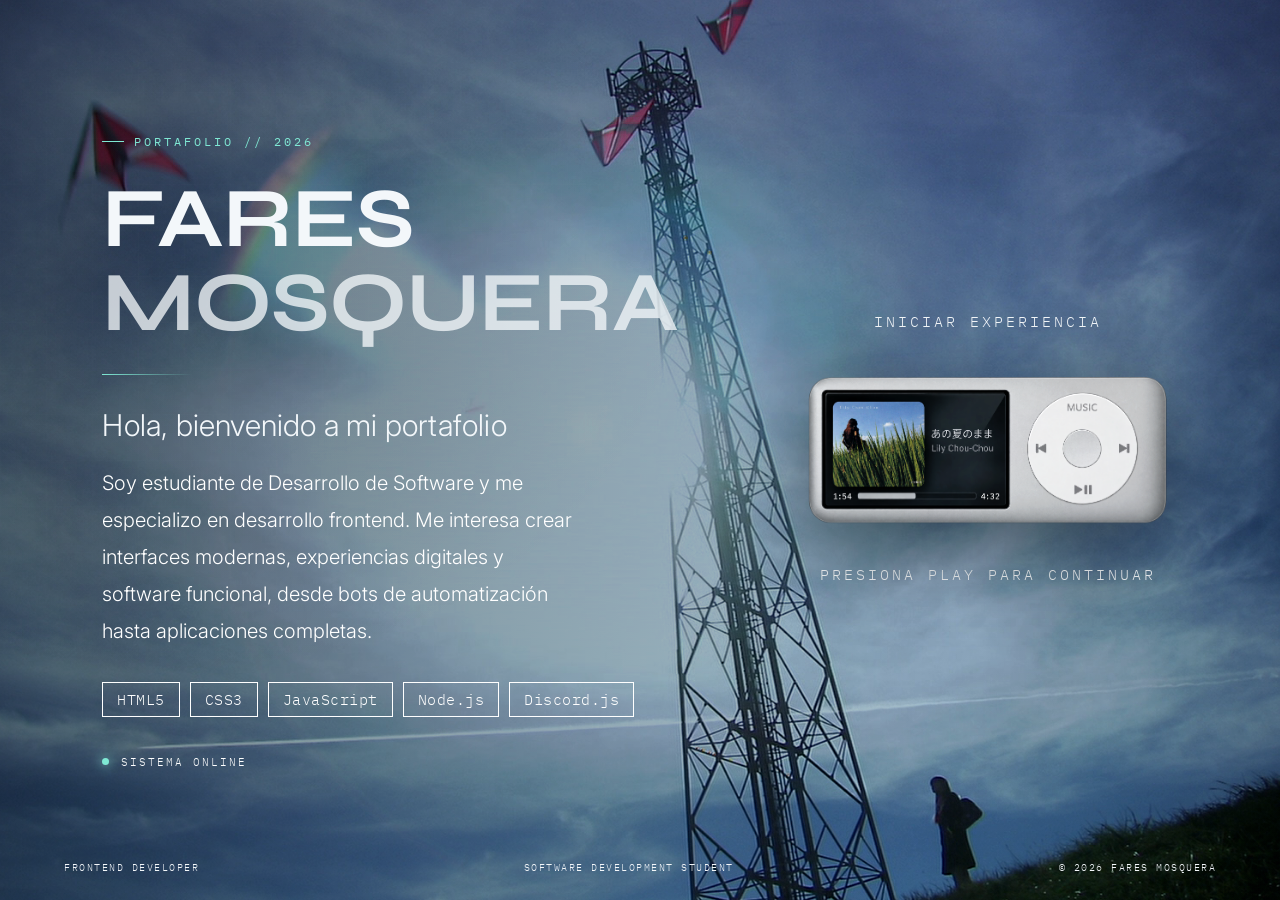
<file: index.html>
<!DOCTYPE html>
<html lang="es">
<head>
    <meta charset="UTF-8">
    <meta name="viewport" content="width=device-width, initial-scale=1.0">
    <meta name="description" content="Portafolio profesional de Fares Mosquera — desarrollo frontend, bots de Discord y automatización.">

    <title>Fares Mosquera | Portafolio</title>

    <link rel="stylesheet" href="css/style.css">
</head>

<body>

    <!-- =====================================================
         PÁGINA 1 — HOME
         ===================================================== -->

    <main id="home" class="page home-page">

        <div class="home-background"></div>
        <div class="home-overlay"></div>
        <div class="home-grain"></div>

        <section class="home-content">

            <div class="home-left">

                <p class="eyebrow">PORTAFOLIO // 2026</p>

                <h1>
                    FARES
                    <span>MOSQUERA</span>
                </h1>

                <div class="home-line"></div>

                <h2>Hola, bienvenido a mi portafolio</h2>

                <p class="home-description">
                    Soy estudiante de Desarrollo de Software y me especializo
                    en desarrollo frontend. Me interesa crear interfaces
                    modernas, experiencias digitales y software funcional,
                    desde bots de automatización hasta aplicaciones completas.
                </p>

                <div class="home-tags">
                    <span>HTML5</span>
                    <span>CSS3</span>
                    <span>JavaScript</span>
                    <span>Node.js</span>
                    <span>Discord.js</span>
                </div>

                <div class="home-status">
                    <span></span>
                    SISTEMA ONLINE
                </div>

            </div>

            <!-- REPRODUCTOR -->
            <div class="home-player">

                <p class="player-label">INICIAR EXPERIENCIA</p>

                <button id="playButton" class="player-button" aria-label="Iniciar experiencia">
                    <img src="imagenes/reproductorplay.png" alt="Reproductor de música">
                </button>

                <p class="player-hint">PRESIONA PLAY PARA CONTINUAR</p>

            </div>

        </section>

        <footer class="home-footer">
            <span>FRONTEND DEVELOPER</span>
            <span>SOFTWARE DEVELOPMENT STUDENT</span>
            <span>© 2026 FARES MOSQUERA</span>
        </footer>

    </main>

    <script src="js/home.js"></script>

</body>
</html>
</file>
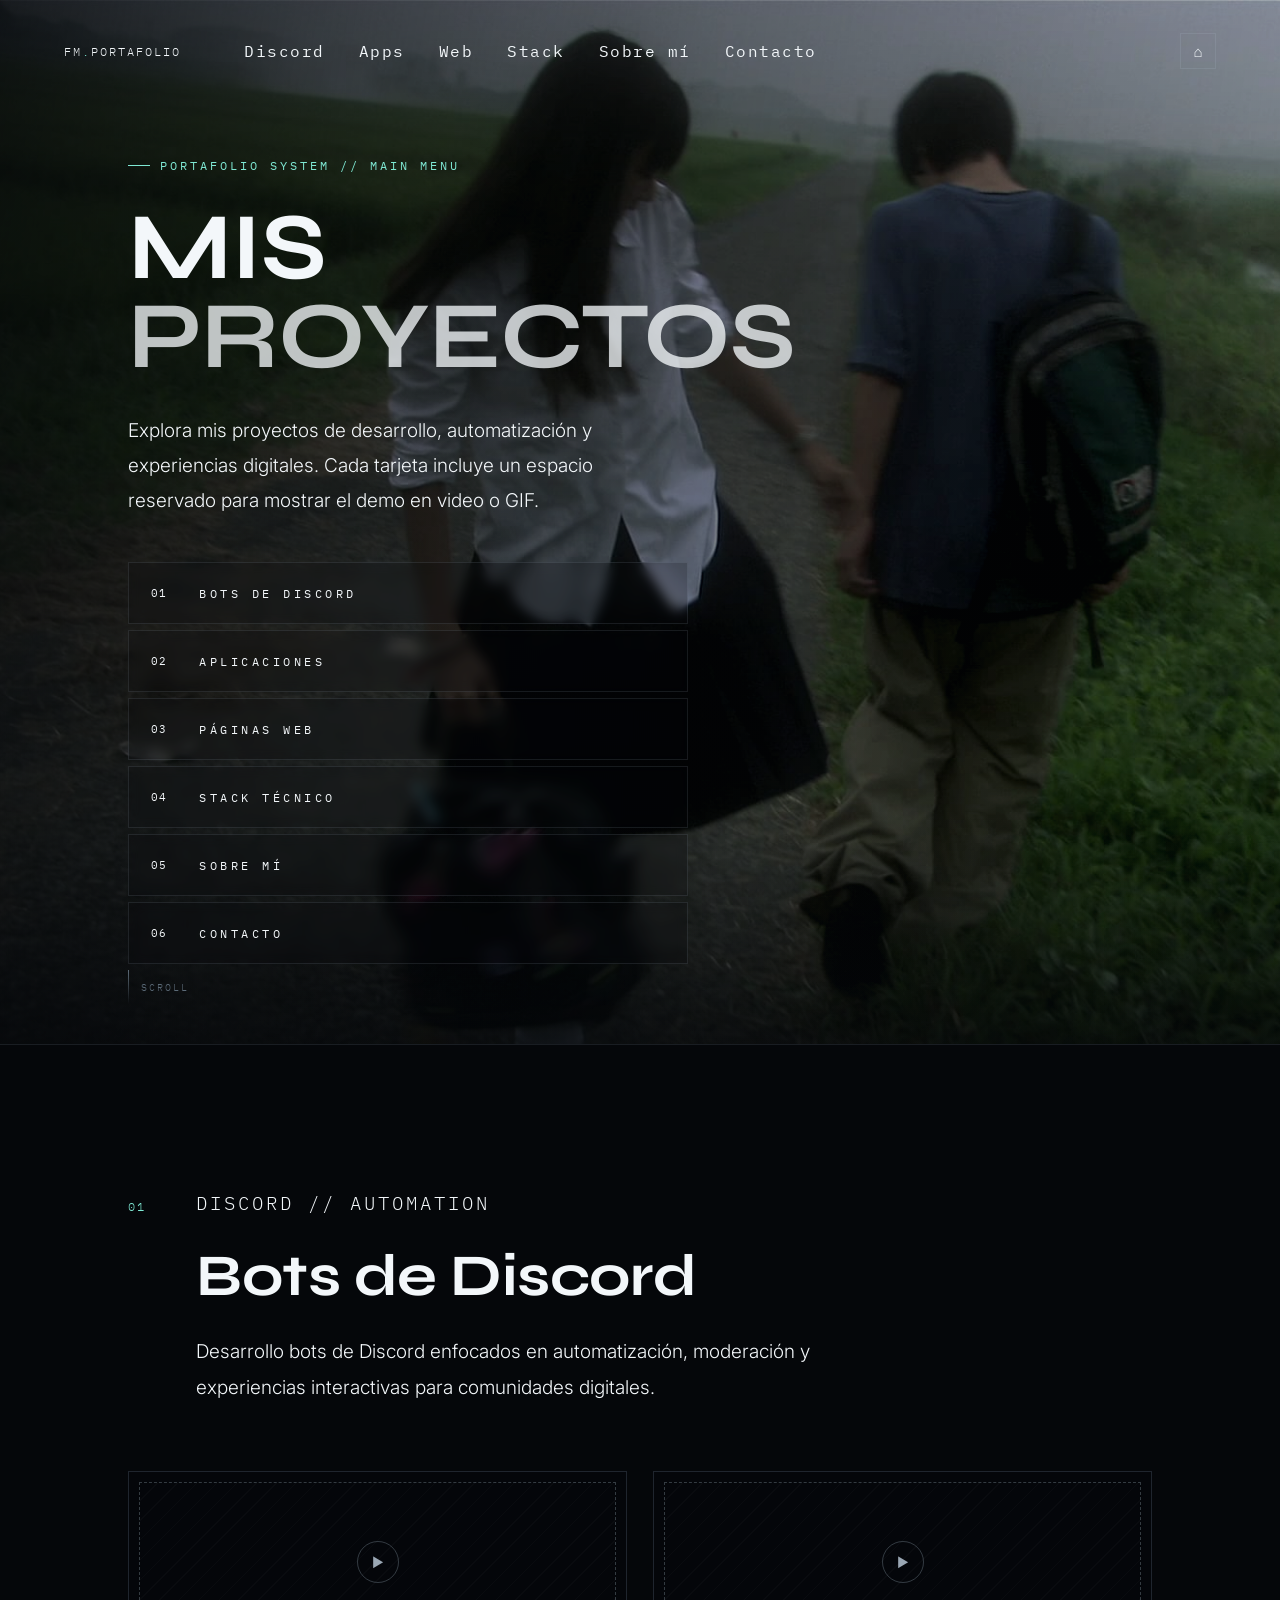
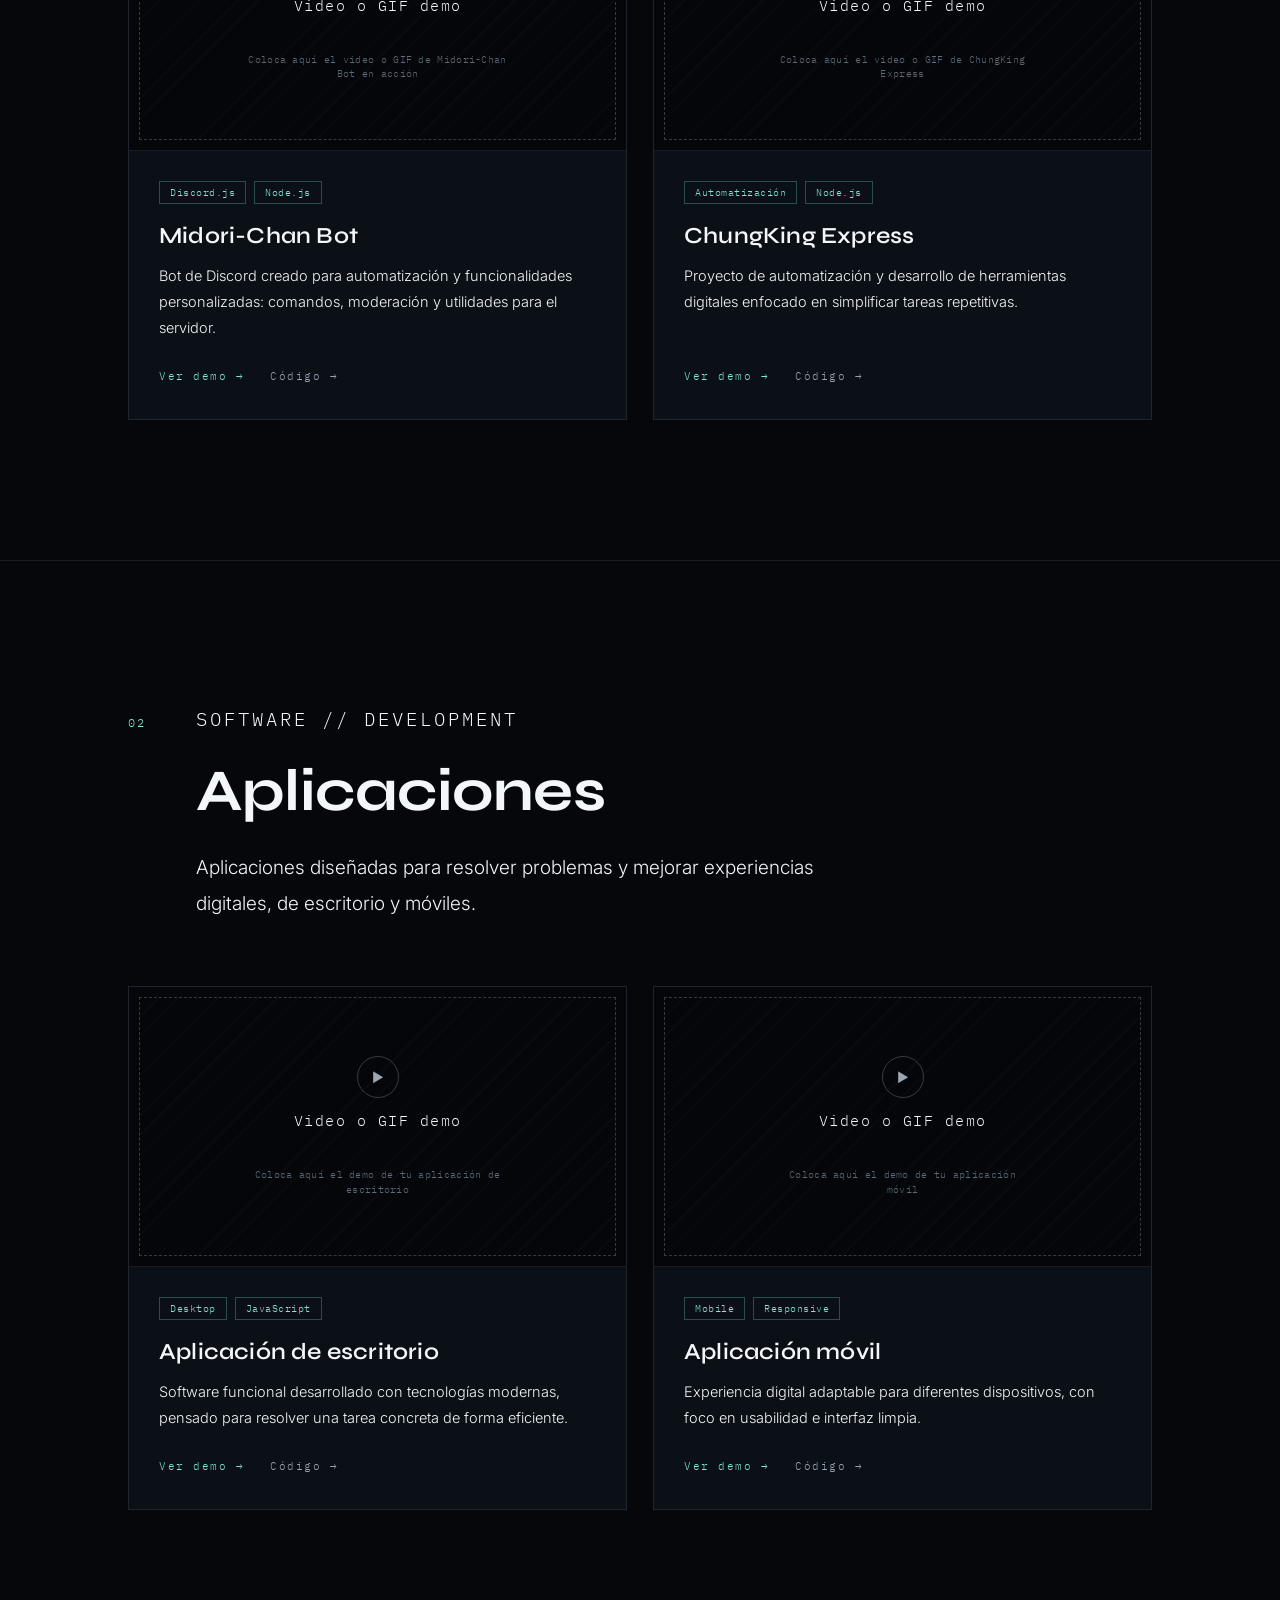
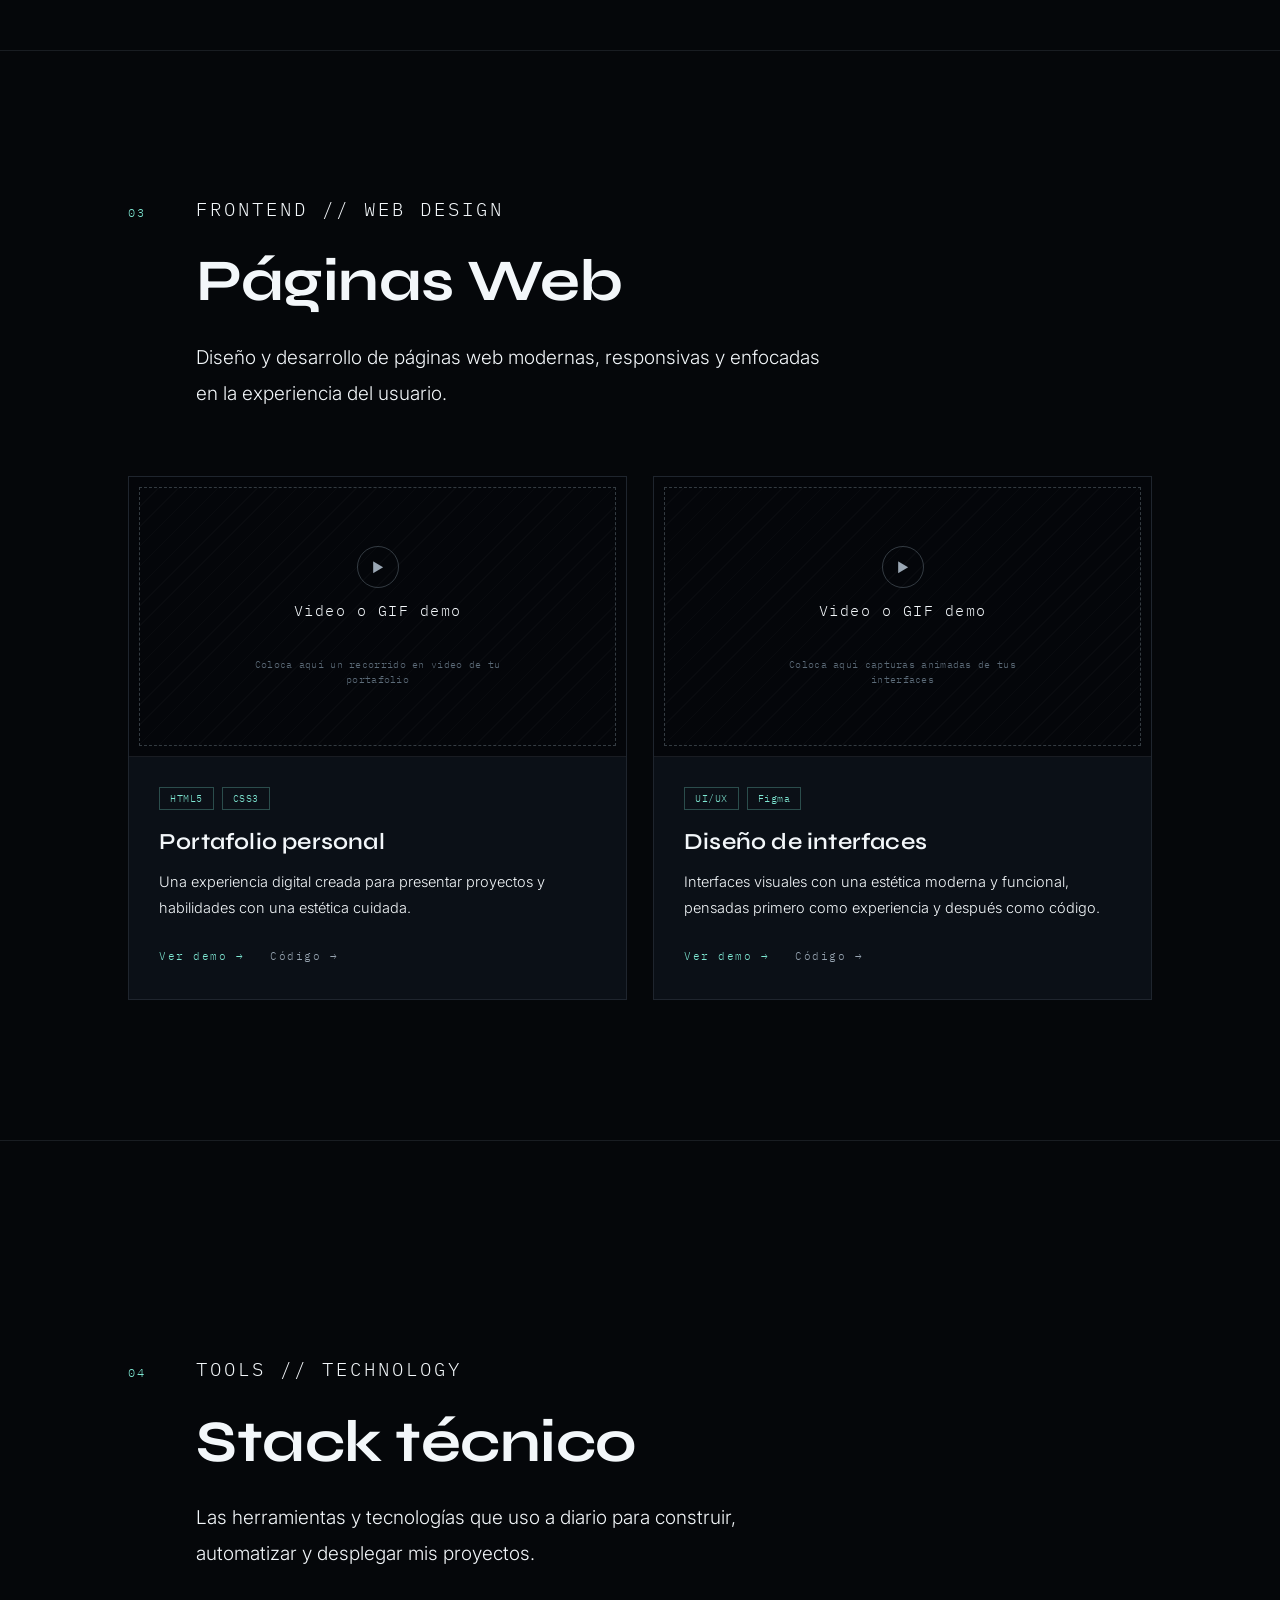
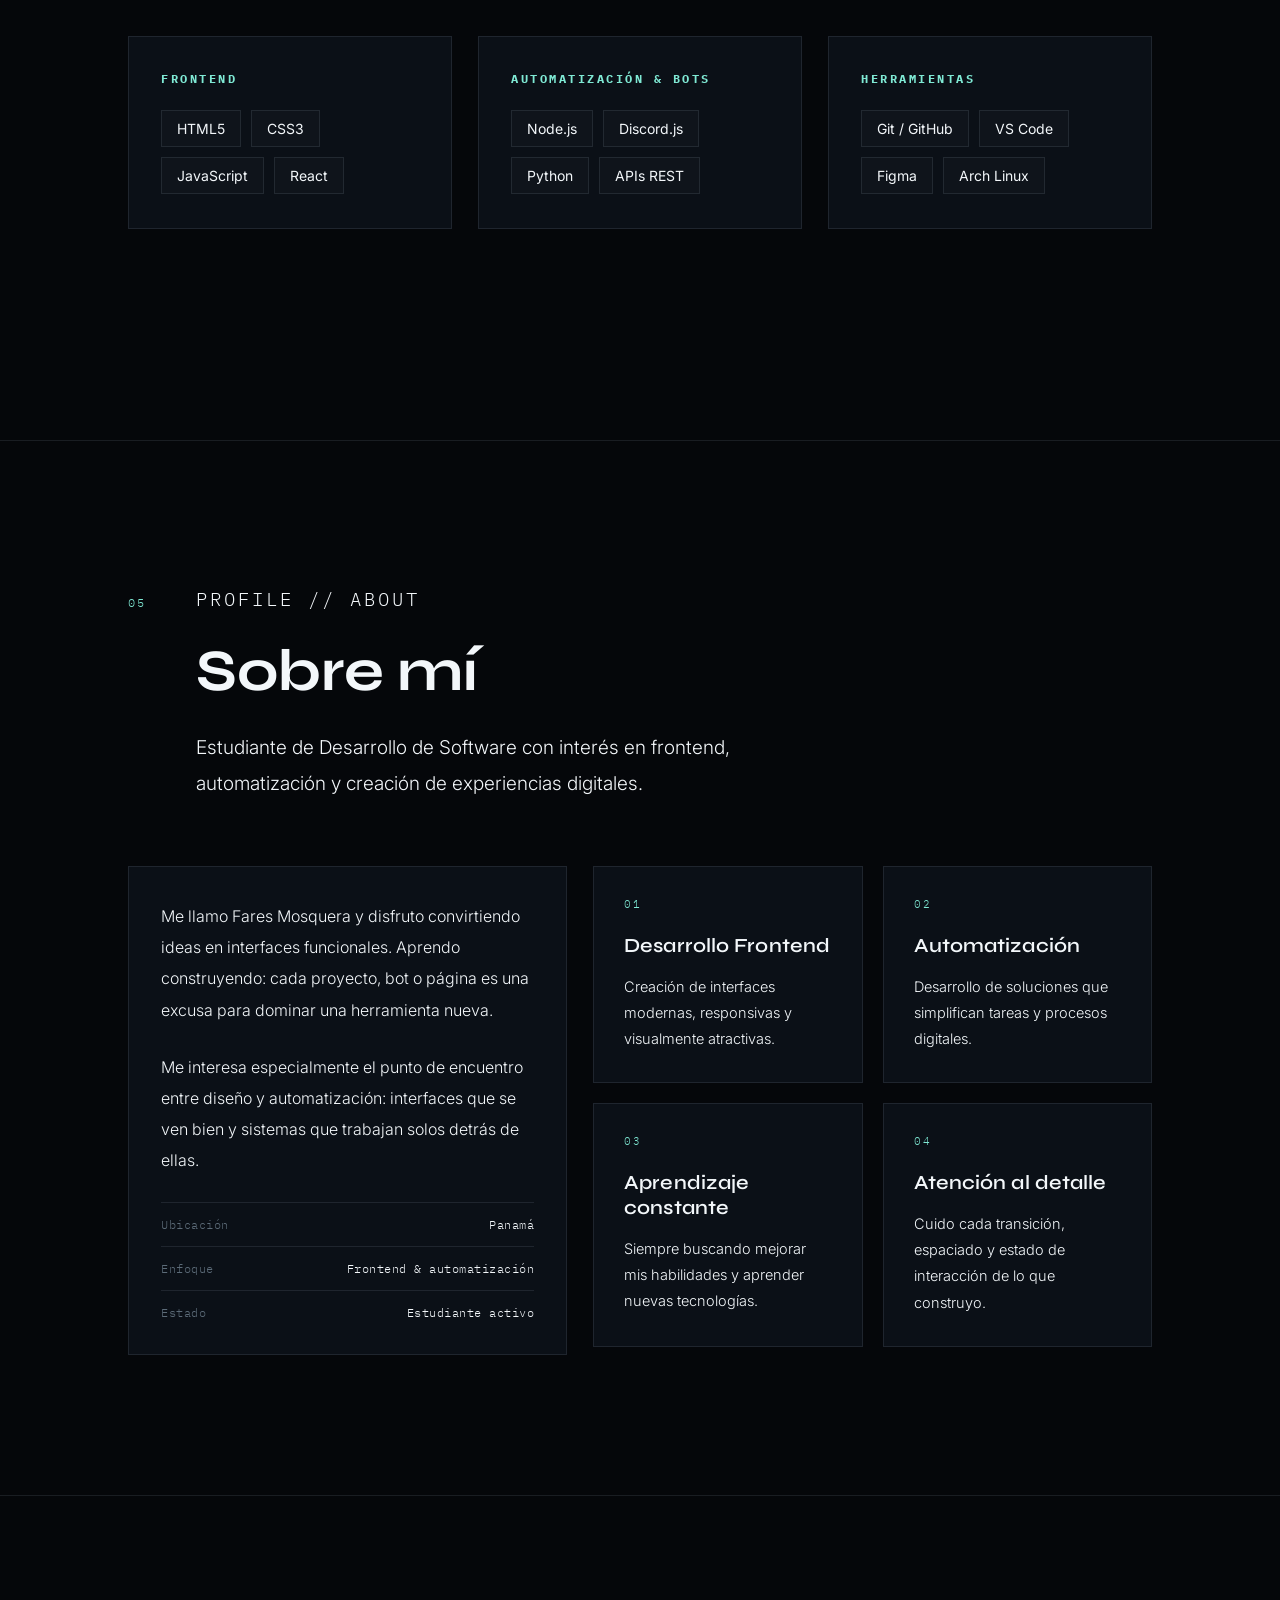
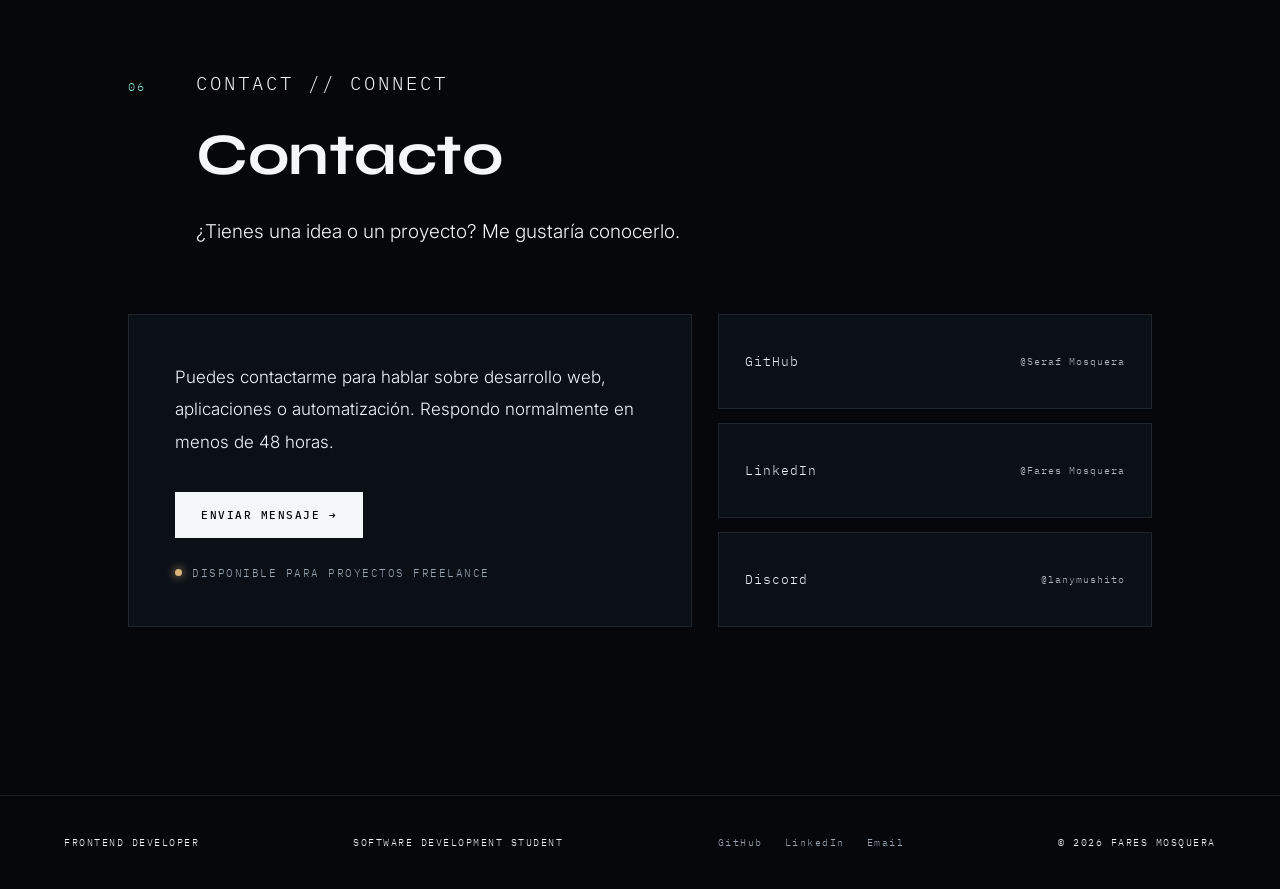
<file: proyectos.html>
<!DOCTYPE html>
<html lang="es">
<head>
    <meta charset="UTF-8">
    <meta name="viewport" content="width=device-width, initial-scale=1.0">
    <meta name="description" content="Portafolio profesional de Fares Mosquera — desarrollo frontend, bots de Discord y automatización.">

    <title>Fares Mosquera | Proyectos</title>

    <link rel="stylesheet" href="css/style.css">
</head>

<body>

    <!-- Barra de progreso de scroll -->
    <div class="scroll-progress"><span id="scrollProgress"></span></div>

    <main id="projects" class="page projects-page">

        <!-- Nav flotante con scrollspy -->
        <nav class="floating-nav" id="floatingNav">
            <span class="nav-mark">FM<span>.</span>PORTAFOLIO</span>

            <ul class="nav-links">
                <li><button data-section="discord">Discord</button></li>
                <li><button data-section="apps">Apps</button></li>
                <li><button data-section="web">Web</button></li>
                <li><button data-section="stack">Stack</button></li>
                <li><button data-section="about">Sobre mí</button></li>
                <li><button data-section="contact">Contacto</button></li>
            </ul>

            <button id="homeButtonNav" class="nav-home-btn" aria-label="Volver al inicio">⌂</button>
        </nav>

        <!-- =================================================
             PORTADA CON VIDEO
             ================================================= -->

        <section class="projects-hero">

            <img class="projects-video" src="imagenes/banner2.jpg" alt="Fondo de proyectos">

            <div class="projects-overlay"></div>

            <button id="homeButton" class="home-button" aria-label="Volver al inicio">⌂</button>

            <div class="projects-hero-content">

                <p class="eyebrow">PORTAFOLIO SYSTEM // MAIN MENU</p>

                <h2 class="projects-title">
                    MIS<br>
                    <span>PROYECTOS</span>
                </h2>

                <p class="projects-description">
                    Explora mis proyectos de desarrollo, automatización y
                    experiencias digitales. Cada tarjeta incluye un espacio
                    reservado para mostrar el demo en video o GIF.
                </p>

                <nav class="projects-menu">
                    <button class="project-item" data-section="discord">
                        <span>01</span><strong>BOTS DE DISCORD</strong>
                    </button>
                    <button class="project-item" data-section="apps">
                        <span>02</span><strong>APLICACIONES</strong>
                    </button>
                    <button class="project-item" data-section="web">
                        <span>03</span><strong>PÁGINAS WEB</strong>
                    </button>
                    <button class="project-item" data-section="stack">
                        <span>04</span><strong>STACK TÉCNICO</strong>
                    </button>
                    <button class="project-item" data-section="about">
                        <span>05</span><strong>SOBRE MÍ</strong>
                    </button>
                    <button class="project-item" data-section="contact">
                        <span>06</span><strong>CONTACTO</strong>
                    </button>
                </nav>

            </div>

            <div class="scroll-cue">
                <div class="scroll-cue-line"></div>
                SCROLL
            </div>

        </section>



        <!-- =================================================
             SECCIÓN 01 — DISCORD
             ================================================= -->

        <section id="discord" class="project-section">
            <div class="section-inner">

                <div class="section-heading">
                    <span class="section-number">01</span>
                    <div>
                        <p class="section-category">DISCORD // AUTOMATION</p>
                        <h2>Bots de Discord</h2>
                        <p>
                            Desarrollo bots de Discord enfocados en
                            automatización, moderación y experiencias
                            interactivas para comunidades digitales.
                        </p>
                    </div>
                </div>

                <div class="project-grid">

                    <article class="project-card">
                        <!-- ESPACIO PARA VIDEO/GIF: reemplaza el media-placeholder por
                             <video class="project-media-fill" autoplay muted loop playsinline>
                                 <source src="imagenes/midori-demo.mp4" type="video/mp4">
                             </video> -->
                        <div class="project-media">
                            <div class="media-placeholder">
                                <span class="media-icon">▶</span>
                                <p>Video o GIF demo</p>
                                <span class="media-hint">Coloca aquí el video o GIF de Midori-Chan Bot en acción</span>
                            </div>
                        </div>
                        <div class="project-body">
                            <div class="project-tags"><span>Discord.js</span><span>Node.js</span></div>
                            <h3>Midori-Chan Bot</h3>
                            <p>
                                Bot de Discord creado para automatización y
                                funcionalidades personalizadas: comandos,
                                moderación y utilidades para el servidor.
                            </p>
                            <div class="project-links">
                                <a href="#" class="card-button">Ver demo →</a>
                                <a href="#" class="card-button ghost">Código →</a>
                            </div>
                        </div>
                    </article>

                    <article class="project-card">
                        <!-- ESPACIO PARA VIDEO/GIF: mismo procedimiento que la tarjeta anterior -->
                        <div class="project-media">
                            <div class="media-placeholder">
                                <span class="media-icon">▶</span>
                                <p>Video o GIF demo</p>
                                <span class="media-hint">Coloca aquí el video o GIF de ChungKing Express</span>
                            </div>
                        </div>
                        <div class="project-body">
                            <div class="project-tags"><span>Automatización</span><span>Node.js</span></div>
                            <h3>ChungKing Express</h3>
                            <p>
                                Proyecto de automatización y desarrollo de
                                herramientas digitales enfocado en simplificar
                                tareas repetitivas.
                            </p>
                            <div class="project-links">
                                <a href="#" class="card-button">Ver demo →</a>
                                <a href="#" class="card-button ghost">Código →</a>
                            </div>
                        </div>
                    </article>

                </div>
            </div>
        </section>



        <!-- =================================================
             SECCIÓN 02 — APLICACIONES
             ================================================= -->

        <section id="apps" class="project-section">
            <div class="section-inner">

                <div class="section-heading">
                    <span class="section-number">02</span>
                    <div>
                        <p class="section-category">SOFTWARE // DEVELOPMENT</p>
                        <h2>Aplicaciones</h2>
                        <p>
                            Aplicaciones diseñadas para resolver problemas y
                            mejorar experiencias digitales, de escritorio y
                            móviles.
                        </p>
                    </div>
                </div>

                <div class="project-grid">

                    <article class="project-card">
                        <div class="project-media">
                            <div class="media-placeholder">
                                <span class="media-icon">▶</span>
                                <p>Video o GIF demo</p>
                                <span class="media-hint">Coloca aquí el demo de tu aplicación de escritorio</span>
                            </div>
                        </div>
                        <div class="project-body">
                            <div class="project-tags"><span>Desktop</span><span>JavaScript</span></div>
                            <h3>Aplicación de escritorio</h3>
                            <p>
                                Software funcional desarrollado con
                                tecnologías modernas, pensado para resolver
                                una tarea concreta de forma eficiente.
                            </p>
                            <div class="project-links">
                                <a href="#" class="card-button">Ver demo →</a>
                                <a href="#" class="card-button ghost">Código →</a>
                            </div>
                        </div>
                    </article>

                    <article class="project-card">
                        <div class="project-media">
                            <div class="media-placeholder">
                                <span class="media-icon">▶</span>
                                <p>Video o GIF demo</p>
                                <span class="media-hint">Coloca aquí el demo de tu aplicación móvil</span>
                            </div>
                        </div>
                        <div class="project-body">
                            <div class="project-tags"><span>Mobile</span><span>Responsive</span></div>
                            <h3>Aplicación móvil</h3>
                            <p>
                                Experiencia digital adaptable para diferentes
                                dispositivos, con foco en usabilidad e
                                interfaz limpia.
                            </p>
                            <div class="project-links">
                                <a href="#" class="card-button">Ver demo →</a>
                                <a href="#" class="card-button ghost">Código →</a>
                            </div>
                        </div>
                    </article>

                </div>
            </div>
        </section>



        <!-- =================================================
             SECCIÓN 03 — PÁGINAS WEB
             ================================================= -->

        <section id="web" class="project-section">
            <div class="section-inner">

                <div class="section-heading">
                    <span class="section-number">03</span>
                    <div>
                        <p class="section-category">FRONTEND // WEB DESIGN</p>
                        <h2>Páginas Web</h2>
                        <p>
                            Diseño y desarrollo de páginas web modernas,
                            responsivas y enfocadas en la experiencia del
                            usuario.
                        </p>
                    </div>
                </div>

                <div class="project-grid">

                    <article class="project-card">
                        <div class="project-media">
                            <div class="media-placeholder">
                                <span class="media-icon">▶</span>
                                <p>Video o GIF demo</p>
                                <span class="media-hint">Coloca aquí un recorrido en video de tu portafolio</span>
                            </div>
                        </div>
                        <div class="project-body">
                            <div class="project-tags"><span>HTML5</span><span>CSS3</span></div>
                            <h3>Portafolio personal</h3>
                            <p>
                                Una experiencia digital creada para presentar
                                proyectos y habilidades con una estética
                                cuidada.
                            </p>
                            <div class="project-links">
                                <a href="#" class="card-button">Ver demo →</a>
                                <a href="#" class="card-button ghost">Código →</a>
                            </div>
                        </div>
                    </article>

                    <article class="project-card">
                        <div class="project-media">
                            <div class="media-placeholder">
                                <span class="media-icon">▶</span>
                                <p>Video o GIF demo</p>
                                <span class="media-hint">Coloca aquí capturas animadas de tus interfaces</span>
                            </div>
                        </div>
                        <div class="project-body">
                            <div class="project-tags"><span>UI/UX</span><span>Figma</span></div>
                            <h3>Diseño de interfaces</h3>
                            <p>
                                Interfaces visuales con una estética moderna y
                                funcional, pensadas primero como experiencia
                                y después como código.
                            </p>
                            <div class="project-links">
                                <a href="#" class="card-button">Ver demo →</a>
                                <a href="#" class="card-button ghost">Código →</a>
                            </div>
                        </div>
                    </article>

                </div>
            </div>
        </section>



        <!-- =================================================
             SECCIÓN 04 — STACK TÉCNICO
             ================================================= -->

        <section id="stack" class="project-section">
            <div class="section-inner">

                <div class="section-heading">
                    <span class="section-number">04</span>
                    <div>
                        <p class="section-category">TOOLS // TECHNOLOGY</p>
                        <h2>Stack técnico</h2>
                        <p>
                            Las herramientas y tecnologías que uso a diario
                            para construir, automatizar y desplegar mis
                            proyectos.
                        </p>
                    </div>
                </div>

                <div class="stack-grid">

                    <div class="stack-card">
                        <h3>FRONTEND</h3>
                        <div class="stack-list">
                            <span>HTML5</span>
                            <span>CSS3</span>
                            <span>JavaScript</span>
                            <span>React</span>
                        </div>
                    </div>

                    <div class="stack-card">
                        <h3>AUTOMATIZACIÓN & BOTS</h3>
                        <div class="stack-list">
                            <span>Node.js</span>
                            <span>Discord.js</span>
                            <span>Python</span>
                            <span>APIs REST</span>
                        </div>
                    </div>

                    <div class="stack-card">
                        <h3>HERRAMIENTAS</h3>
                        <div class="stack-list">
                            <span>Git / GitHub</span>
                            <span>VS Code</span>
                            <span>Figma</span>
                            <span>Arch Linux</span>
                        </div>
                    </div>

                </div>
            </div>
        </section>



        <!-- =================================================
             SECCIÓN 05 — SOBRE MÍ
             ================================================= -->

        <section id="about" class="project-section about-section">
            <div class="section-inner">

                <div class="section-heading">
                    <span class="section-number">05</span>
                    <div>
                        <p class="section-category">PROFILE // ABOUT</p>
                        <h2>Sobre mí</h2>
                        <p>
                            Estudiante de Desarrollo de Software con interés
                            en frontend, automatización y creación de
                            experiencias digitales.
                        </p>
                    </div>
                </div>

                <div class="about-content">

                    <div class="about-lead">
                        <p>
                            Me llamo Fares Mosquera y disfruto convirtiendo
                            ideas en interfaces funcionales. Aprendo
                            construyendo: cada proyecto, bot o página es una
                            excusa para dominar una herramienta nueva.
                        </p>
                        <p>
                            Me interesa especialmente el punto de encuentro
                            entre diseño y automatización: interfaces que se
                            ven bien y sistemas que trabajan solos detrás de
                            ellas.
                        </p>

                        <ul class="about-facts">
                            <li><span>Ubicación</span><span>Panamá</span></li>
                            <li><span>Enfoque</span><span>Frontend & automatización</span></li>
                            <li><span>Estado</span><span>Estudiante activo</span></li>
                        </ul>
                    </div>

                    <div class="about-boxes">

                        <div class="about-box">
                            <span class="about-label">01</span>
                            <h3>Desarrollo Frontend</h3>
                            <p>
                                Creación de interfaces modernas, responsivas
                                y visualmente atractivas.
                            </p>
                        </div>

                        <div class="about-box">
                            <span class="about-label">02</span>
                            <h3>Automatización</h3>
                            <p>
                                Desarrollo de soluciones que simplifican
                                tareas y procesos digitales.
                            </p>
                        </div>

                        <div class="about-box">
                            <span class="about-label">03</span>
                            <h3>Aprendizaje constante</h3>
                            <p>
                                Siempre buscando mejorar mis habilidades y
                                aprender nuevas tecnologías.
                            </p>
                        </div>

                        <div class="about-box">
                            <span class="about-label">04</span>
                            <h3>Atención al detalle</h3>
                            <p>
                                Cuido cada transición, espaciado y estado de
                                interacción de lo que construyo.
                            </p>
                        </div>

                    </div>

                </div>
            </div>
        </section>



        <!-- =================================================
             SECCIÓN 06 — CONTACTO
             ================================================= -->

        <section id="contact" class="project-section contact-section">
            <div class="section-inner">

                <div class="section-heading">
                    <span class="section-number">06</span>
                    <div>
                        <p class="section-category">CONTACT // CONNECT</p>
                        <h2>Contacto</h2>
                        <p>¿Tienes una idea o un proyecto? Me gustaría conocerlo.</p>
                    </div>
                </div>

                <div class="contact-layout">

                    <div class="contact-box">
                        <p>
                            Puedes contactarme para hablar sobre desarrollo
                            web, aplicaciones o automatización. Respondo
                            normalmente en menos de 48 horas.
                        </p>

                        <a href="mailto:serafmosquera001@gmail.com" class="contact-button">
                            ENVIAR MENSAJE →
                        </a>

                        <div class="availability-badge">
                            <span></span>
                            DISPONIBLE PARA PROYECTOS FREELANCE
                        </div>
                    </div>

                    <div class="contact-socials">
                        <a href="https://github.com/SerafMosquera" target="_blank" rel="noopener noreferrer" class="social-link">GitHub <span class="tag">@Seraf Mosquera </span></a>
                        <a href="https://www.linkedin.com/in/fares-mosquera-430230426/" target="_blank" rel="noopener noreferrer" class="social-link">LinkedIn <span class="tag">@Fares Mosquera</span></a>
                        <a href="https://id-discord-perfil-directo.onrender.com" target="_blank" rel="noopener noreferrer" class="social-link">Discord <span class="tag">@lanymushito</span></a>
                    </div>

                </div>
            </div>
        </section>



        <!-- =================================================
             FOOTER FINAL
             ================================================= -->

        <footer class="projects-footer">
            <span>FRONTEND DEVELOPER</span>
            <span>SOFTWARE DEVELOPMENT STUDENT</span>
            <div class="footer-social">
                <a href="https://github.com/SerafMosquera" target="_blank" rel="noopener noreferrer">GitHub</a>
                <a href="https://www.linkedin.com/in/fares-mosquera-430230426/" target="_blank" rel="noopener noreferrer">LinkedIn</a>
                <a href="mailto:serafmosquera001@gmail.com">Email</a>
            </div>
            <span>© 2026 FARES MOSQUERA</span>
        </footer>

    </main>


    <script src="js/proyectos.js"></script>

</body>
</html>
</file>
<file: css/style.css>
/* =====================================================
   FARES MOSQUERA — PORTAFOLIO
   Sistema visual: consola / HUD técnico, elegante y oscuro.
   ===================================================== */

@import url('https://fonts.googleapis.com/css2?family=Syne:wght@500;600;700;800&family=Inter:wght@300;400;500;600&family=IBM+Plex+Mono:wght@400;500&display=swap');

:root {

    /* Color */
    --bg:            #05070a;
    --bg-soft:       #090d13;
    --panel:         #0b1017;
    --panel-alt:     #0e141c;
    --line:          rgba(200, 225, 240, 0.10);
    --line-strong:   rgba(200, 225, 240, 0.24);

    --text:          #f3f7fa;
    --text-dim:      #9aa7b4;
    --text-faint:    #5c6b78;

    --accent:        #7fe9d4;
    --accent-soft:   rgba(127, 233, 212, 0.14);
    --accent-line:   rgba(127, 233, 212, 0.45);
    --gold:          #d9b579;

    /* Type */
    --f-display: 'Syne', sans-serif;
    --f-body:    'Inter', sans-serif;
    --f-mono:    'IBM Plex Mono', monospace;

    /* Motion */
    --ease: cubic-bezier(0.16, 1, 0.3, 1);
}



/* =====================================================
   RESET
   ===================================================== */

* {
    margin: 0;
    padding: 0;
    box-sizing: border-box;
}

html {
    scroll-behavior: smooth;
}

body {
    background: var(--bg);
    color: var(--text);
    font-family: var(--f-body);
    font-weight: 300;
    overflow-x: hidden;
}

button,
a,
input,
textarea {
    font-family: inherit;
}

button {
    cursor: pointer;
}

a {
    text-decoration: none;
    color: inherit;
}

::selection {
    background: var(--accent-soft);
    color: var(--text);
}

/* barra de scroll fina */
::-webkit-scrollbar { width: 8px; }
::-webkit-scrollbar-track { background: var(--bg); }
::-webkit-scrollbar-thumb { background: var(--line-strong); }

@media (prefers-reduced-motion: reduce) {
    *,
    *::before,
    *::after {
        animation-duration: 0.001ms !important;
        transition-duration: 0.001ms !important;
    }
    html { scroll-behavior: auto; }
}



/* =====================================================
   BARRA DE PROGRESO DE SCROLL
   ===================================================== */

.scroll-progress {
    position: fixed;
    top: 0;
    left: 0;
    width: 100%;
    height: 2px;
    z-index: 10000;
    background: transparent;
}

.scroll-progress span {
    display: block;
    height: 100%;
    width: 0%;
    background: linear-gradient(90deg, var(--accent), var(--gold));
    transition: width 0.1s linear;
}



/* =====================================================
   PÁGINAS
   ===================================================== */

.page {
    position: relative;
    width: 100%;
    min-height: 100vh;
}



/* =====================================================
   HOME — PÁGINA 1
   ===================================================== */

.home-page {
    min-height: 100vh;
    display: flex;
    flex-direction: column;
    justify-content: space-between;
    background: var(--bg);
    overflow: hidden;
}

.home-background {
    position: absolute;
    inset: 0;
    background-image: url("../imagenes/portada1.jpg");
    background-size: cover;
    background-position: center;
    filter: brightness(0.85) contrast(1.05) saturate(0.9);
    z-index: 0;
    transform: scale(1.03);
}

.home-overlay {
    position: absolute;
    inset: 0;
    background:
        radial-gradient(
            ellipse 900px 700px at 12% 30%,
            rgba(5, 7, 10, 0.10) 0%,
            transparent 60%
        ),
        linear-gradient(
            100deg,
            rgba(4, 6, 9, 0.45) 0%,
            rgba(4, 6, 9, 0.22) 42%,
            rgba(4, 6, 9, 0.08) 75%,
            rgba(4, 6, 9, 0.20) 100%
        );
    z-index: 1;
}

.home-grain {
    position: absolute;
    inset: 0;
    z-index: 1;
    pointer-events: none;
    opacity: 0.5;
    background-image:
        linear-gradient(rgba(255,255,255,0.025) 1px, transparent 1px),
        linear-gradient(90deg, rgba(255,255,255,0.025) 1px, transparent 1px);
    background-size: 46px 46px;
    mask-image: radial-gradient(ellipse 70% 70% at 20% 35%, #000 0%, transparent 75%);
}

.home-content {
    position: relative;
    z-index: 2;
    width: 100%;
    max-width: 1480px;
    margin: 0 auto;
    padding: 120px 8% 60px;
    display: flex;
    align-items: center;
    justify-content: space-between;
    gap: 80px;
    flex: 1;
}

.home-left {
    max-width: 640px;
}

.eyebrow {
    display: inline-flex;
    align-items: center;
    gap: 10px;
    font-family: var(--f-mono);
    color: var(--accent);
    font-size: 12px;
    letter-spacing: 3px;
    font-weight: 400;
    margin-bottom: 30px;
}

.eyebrow::before {
    content: "";
    width: 22px;
    height: 1px;
    background: var(--accent);
}

.home-left h1 {
    font-family: var(--f-display);
    font-size: clamp(52px, 6.6vw, 100px);
    font-weight: 700;
    line-height: 0.94;
    letter-spacing: -1px;
    color: var(--text);
}

.home-left h1 span {
    display: block;
    color:#f3f7fac5;
    margin-top: 4px;
}

.home-line {
    width: 90px;
    height: 1px;
    background: linear-gradient(90deg, var(--accent), transparent);
    margin: 32px 0;
}

.home-left h2 {
    font-family: var(--f-body);
    font-size: clamp(30px, 2vw, 25px);
    font-weight: 300;
    letter-spacing: 0.2px;
    color: var(--text);
    margin-bottom: 22px;
}

.home-description {
    max-width: 480px;
    font-size: 20px;
    line-height: 1.85;
    color: hsl(0, 0%, 100%);
    font-weight: 300;
}

.home-tags {
    display: flex;
    flex-wrap: wrap;
    gap: 10px;
    margin-top: 32px;
}

.home-tags span {
    font-family: var(--f-mono);
    font-size: 15px;
    letter-spacing: 0.5px;
    color: hsl(0, 0%, 100%); 
    padding: 7px 14px;
    border: 1px solid hsl(0, 0%, 100%);
    background: rgba(248, 246, 246, 0.02);
}

.home-status {
    display: flex;
    align-items: center;
    gap: 12px;
    margin-top: 38px;
    font-family: var(--f-mono);
    font-size: 11px;
    letter-spacing: 2px;
    color: hsl(0, 0%, 100%);
}

.home-status span {
    width: 7px;
    height: 7px;
    border-radius: 50%;
    background: var(--accent);
    box-shadow: 0 0 12px var(--accent);
    flex-shrink: 0;
}



/* =====================================================
   REPRODUCTOR HOME
   ===================================================== */

.home-player {
    display: flex;
    flex-direction: column;
    align-items: center;
    gap: 22px;
    min-width: 340px;
}

.player-label,
.player-hint {
    font-family: var(--f-mono);
    font-size: 15px;
    letter-spacing: 3px;
    color:#f3f7fa;
    text-align: center;
}

.player-button {
    position: relative;
    width: 380px;
    max-width: 100%;
    border: none;
    background: transparent;
    transition:
        transform 0.5s var(--ease),
        filter 0.5s var(--ease);
}

.player-button img {
    display: block;
    width: 100%;
    height: auto;
    filter:
        brightness(1.02)
        contrast(1.05)
        drop-shadow(0 25px 45px rgba(0, 0, 0, 0.45));
    transition: filter 0.35s var(--ease);
}

.player-button:hover {
    transform: scale(1.03);
}

.player-button:hover img {
    filter:
        brightness(1.15)
        contrast(1.05)
        drop-shadow(0 30px 55px rgba(0, 0, 0, 0.55))
        drop-shadow(0 0 25px var(--accent-soft));
}


/* =====================================================
   FOOTER HOME / PROYECTOS
   ===================================================== */

.home-footer,
.projects-footer {
    position: relative;
    z-index: 3;
    width: 100%;
    display: flex;
    justify-content: space-between;
    align-items: center;
    padding: 26px 5%;
    font-family: var(--f-mono);
    font-size: 10px;
    letter-spacing: 1.5px;
    color:#f3f7fa 
}

.projects-footer {
    flex-wrap: wrap;
    gap: 14px;
    padding: 40px 5%;
}

.footer-social {
    display: flex;
    gap: 22px;
}

.footer-social a {
    color: var(--text-dim);
    transition: color 0.3s ease;
}

.footer-social a:hover {
    color: var(--accent);
}



/* =====================================================
   NAV FLOTANTE — PÁGINA DE PROYECTOS
   ===================================================== */

.floating-nav {
    position: fixed;
    top: 0;
    left: 0;
    width: 100%;
    z-index: 500;
    display: flex;
    align-items: center;
    justify-content: space-between;
    padding: 22px 5%;
    background: rgba(5, 7, 10, 0);
    border-bottom: 1px solid transparent;
    transition: background 0.4s ease, border-color 0.4s ease;
}

.floating-nav.scrolled {
    background: rgba(5, 7, 10, 0.86);
    border-color: var(--line);
    backdrop-filter: blur(14px);
}

.nav-mark {
    font-family: var(--f-mono);
    font-size: 12px;
    letter-spacing: 2px;
    color: var(--text);
}

.nav-mark span {
    color: var(--accent);
}

.nav-links {
    display: flex;
    gap: 34px;
    list-style: none;
        margin-right: 300px;  
}

.nav-links button {
    background: none;
    border: none;
    font-family: var(--f-mono);
    font-size: 16px;
    letter-spacing: 1.5px;
    color:#f3f7fa;
    position: relative;
    padding: 19px 0;
    transition: color 0.3s ease;
}

.nav-links button::after {
    content: "";
    position: absolute;
    left: 0;
    bottom: 0;
    width: 0%;
    height: 1px;
    background: var(--accent);
    transition: width 0.3s ease;
}

.nav-links button:hover,
.nav-links button.active {
    color: var(--text);
}

.nav-links button:hover::after,
.nav-links button.active::after {
    width: 100%;
}

.nav-home-btn {
    background: none;
    border: 1px solid var(--line);
    color: var(--text);
    font-size: 15px;
    width: 36px;
    height: 36px;
    display: flex;
    align-items: center;
    justify-content: center;
    transition: 0.3s ease;
}

.nav-home-btn:hover {
    border-color: var(--accent-line);
    color: var(--accent);
}

@media (max-width: 900px) {
    .nav-links { display: none; }
}



/* =====================================================
   PÁGINA 2 — PROYECTOS
   ===================================================== */

.projects-page {
    display: flex;
    flex-direction: column;
    background: var(--bg);
}



/* =====================================================
   PORTADA DE PROYECTOS (VIDEO)
   ===================================================== */

.projects-hero {
    position: relative;
    min-height: 100vh;
    width: 100%;
    display: flex;
    flex-direction: column;
    justify-content: center;
    overflow: hidden;
}

.projects-video {
    position: absolute;
    inset: 0;
    width: 100%;
    height: 100%;
    object-fit: cover;
    z-index: 0;
    image-rendering: -webkit-optimize-contrast;
    image-rendering: crisp-edges;
    filter:
        brightness(0.90)
        contrast(1.18)
        saturate(0.85);
}
.projects-overlay {
    position: absolute;
    inset: 0;
    background:
        linear-gradient(
            100deg,
            rgba(4, 6, 9, 0.88) 0%,
            rgba(4, 6, 9, 0.52) 48%,
            rgba(4, 6, 9, 0.24) 100%
        ),
        linear-gradient(
            0deg,
            rgba(4, 6, 9, 0.75) 0%,
            transparent 22%
        );
    z-index: 1;
}

.projects-hero-content {
    position: relative;
    z-index: 2;
    width: 100%;
    max-width: 1480px;
    margin: 0 auto;
    padding: 130px 10% 80px;
}

.projects-title {
    font-family: var(--f-display);
    font-size: clamp(58px, 7.4vw, 108px);
    font-weight: 700;
    line-height: 0.94;
    letter-spacing: -1px;
    color: var(--text);
    margin-bottom: 32px;
}

.projects-title span {
      color:#f3f7fac5;
}

.projects-description {
    max-width: 500px;
    font-size: 19px;
    line-height: 1.85;
    color:#f3f7fa;
    margin-bottom: 44px;
}

.projects-menu {
    width: 100%;
    max-width: 560px;
    display: flex;
    flex-direction: column;
    gap: 6px;
}

.project-item {
    width: 100%;
    min-height: 62px;
    display: flex;
    align-items: center;
    gap: 32px;
    padding: 0 22px;
    background: rgba(6, 10, 14, 0.193);
    border: 1px solid var(--line);
    color: var(--text);
    text-align: left;
    backdrop-filter: blur(6px);
    transition:
        background 0.3s ease,
        border-color 0.3s ease,
        padding-left 0.3s ease;
}

.project-item:hover {
    background: rgba(245, 246, 246, 0.07);
    border-color: rgba(245, 246, 246, 0.07);
    padding-left: 30px;
}

.project-item span {
    font-family: var(--f-mono);
    font-size: 11px;
    letter-spacing: 1px;
    color:#f3f7fa;
}

.project-item strong {
    font-family: var(--f-mono);
    font-size: 12px;
    font-weight: 400;
    letter-spacing: 3.5px;
    color: var(--text);
}

.scroll-cue {
    position: absolute;
    bottom: 40px;
    left: 10%;
    z-index: 2;
    display: flex;
    align-items: center;
    gap: 12px;
    font-family: var(--f-mono);
    font-size: 10px;
    letter-spacing: 2px;
    color: var(--text-faint);
}

.scroll-cue-line {
    width: 1px;
    height: 34px;
    background: linear-gradient(var(--text-faint), transparent);
    animation: scrollcue 2.2s ease-in-out infinite;
}

@keyframes scrollcue {
    0%   { transform: scaleY(0); transform-origin: top; }
    50%  { transform: scaleY(1); transform-origin: top; }
    51%  { transform-origin: bottom; }
    100% { transform: scaleY(0); transform-origin: bottom; }
}



/* =====================================================
   SECCIONES INDEPENDIENTES
   ===================================================== */

.project-section {
    position: relative;
    width: 100%;
    min-height: 100vh;
    background: var(--bg);
    border-top: 1px solid var(--line);
    display: flex;
    align-items: center;
    padding: 40px 0;
    opacity: 0;
    transform: translateY(26px);
    transition: opacity 0.8s var(--ease), transform 0.8s var(--ease);
}

.project-section.section-visible {
    opacity: 1;
    transform: translateY(0);
}

.section-inner {
    width: 100%;
    max-width: 1480px;
    margin: 0 auto;
    padding: 100px 10%;
}

.section-heading {
    display: flex;
    align-items: flex-start;
    gap: 50px;
    margin-bottom: 64px;
}

.section-number {
    font-family: var(--f-mono);
    font-size: 12px;
    letter-spacing: 2px;
    color: var(--accent);
    padding-top: 14px;
    flex-shrink: 0;
}

.section-category {
    font-family: var(--f-mono);
    font-size: 11px;
    letter-spacing: 3px;
    color: var(--accent);
    margin-bottom: 22px;
}

.section-heading h2 {
    font-family: var(--f-display);
    font-size: clamp(40px, 4.6vw, 68px);
    font-weight: 700;
    letter-spacing: -0.5px;
    line-height: 1.1;
    margin-bottom: 26px;
}

.section-heading p {
    max-width: 640px;
    font-size: 19px;
    line-height: 1.9;
    color:#f3f7fa;
}



/* =====================================================
   TARJETAS DE PROYECTOS
   ===================================================== */

.project-grid {
    display: grid;
    grid-template-columns: repeat(2, minmax(0, 1fr));
    gap: 26px;
}

.project-card {
    background: var(--panel);
    border: 1px solid var(--line);
    display: flex;
    flex-direction: column;
    overflow: hidden;
    opacity: 0;
    transform: translateY(22px);
    transition:
        opacity 0.6s var(--ease),
        transform 0.6s var(--ease),
        border-color 0.4s var(--ease),
        box-shadow 0.4s var(--ease);
}

.section-visible .project-card,
.section-visible .about-box,
.section-visible .stack-card {
    opacity: 1;
    transform: translateY(0);
}

.project-card:hover {
    transform: translateY(-6px);
    border-color: var(--line-strong);
    box-shadow: 0 30px 60px -30px rgba(0, 0, 0, 0.6);
}

/* --- Bloque reservado para VIDEO / GIF del demo ---
     Para mostrar tu propio demo, sustituye el <div class="media-placeholder">
     interno por uno de estos dos bloques:

     <video class="project-media-fill" autoplay muted loop playsinline>
         <source src="imagenes/tu-video.mp4" type="video/mp4">
     </video>

     <img class="project-media-fill" src="imagenes/tu-gif.gif" alt="Demo de tu proyecto">
------------------------------------------------------- */

.project-media {
    position: relative;
    width: 100%;
    aspect-ratio: 16 / 9;
    background: #04060a;
    border-bottom: 1px solid var(--line);
    overflow: hidden;
}

.project-media-fill {
    position: absolute;
    inset: 0;
    width: 100%;
    height: 100%;
    object-fit: cover;
}

.media-placeholder {
    position: absolute;
    inset: 0;
    display: flex;
    flex-direction: column;
    align-items: center;
    justify-content: center;
    gap: 10px;
    text-align: center;
    padding: 20px;
    background:
        repeating-linear-gradient(
            -45deg,
            rgba(255, 255, 255, 0.02) 0px,
            rgba(255, 255, 255, 0.02) 1px,
            transparent 1px,
            transparent 14px
        );
    border: 1px dashed var(--line-strong);
    margin: 10px;
}

.media-placeholder .media-icon {
    width: 42px;
    height: 42px;
    border-radius: 50%;
    border: 1px solid var(--line-strong);
    display: flex;
    align-items: center;
    justify-content: center;
    color: var(--text-dim);
    font-size: 13px;
}

.media-placeholder p {
    font-family: var(--f-mono);
    font-size: 11px;
    letter-spacing: 1.5px;
    color: var(--text-dim);
}

.media-placeholder span.media-hint {
    font-family: var(--f-mono);
    font-size: 9.5px;
    letter-spacing: 0.3px;
    color: var(--text-faint);
    max-width: 260px;
    line-height: 1.5;
}

.project-body {
    padding: 30px 30px 32px;
    display: flex;
    flex-direction: column;
    flex: 1;
}

.project-tags {
    display: flex;
    flex-wrap: wrap;
    gap: 8px;
    margin-bottom: 18px;
}

.project-tags span {
    font-family: var(--f-mono);
    font-size: 10px;
    letter-spacing: 0.5px;
    color: var(--accent);
    border: 1px solid rgba(127, 233, 212, 0.28);
    padding: 4px 10px;
}

.project-card h3 {
    font-family: var(--f-display);
    font-size: 23px;
    font-weight: 600;
    letter-spacing: 0.2px;
    margin-bottom: 14px;
}

.project-card p {
    font-size: 14.5px;
    line-height: 1.8;
    color:#f3f7fa;
    margin-bottom: 24px;
}

.project-links {
    margin-top: auto;
    display: flex;
    gap: 26px;
}

.card-button {
    padding: 4px 0;
    background: transparent;
    border: none;
    color: var(--accent);
    font-family: var(--f-mono);
    font-size: 11px;
    letter-spacing: 1.5px;
    transition: 0.3s ease;
}

.card-button.ghost {
    color: var(--text-dim);
}

.card-button:hover {
    color: var(--text);
    transform: translateX(4px);
}



/* =====================================================
   STACK / TECNOLOGÍAS
   ===================================================== */

.stack-grid {
    display: grid;
    grid-template-columns: repeat(3, minmax(0, 1fr));
    gap: 26px;
}

.stack-card {
    padding: 34px 32px;
    background: var(--panel);
    border: 1px solid var(--line);
    opacity: 0;
    transform: translateY(22px);
    transition:
        opacity 0.6s var(--ease),
        transform 0.6s var(--ease),
        border-color 0.35s ease;
}

.stack-card:hover {
    border-color: var(--line-strong);
    transform: translateY(-4px);
}

.stack-card h3 {
    font-family: var(--f-mono);
    font-size: 12px;
    letter-spacing: 2.5px;
    color: var(--accent);
    margin-bottom: 24px;
}

.stack-list {
    display: flex;
    flex-wrap: wrap;
    gap: 10px;
}

.stack-list span {
    font-size: 14px;
    font-weight: 400;
    color: var(--text);
    padding: 9px 15px;
    border: 1px solid var(--line);
    background: rgba(255, 255, 255, 0.015);
}



/* =====================================================
   SOBRE MÍ
   ===================================================== */

.about-content {
    display: grid;
    grid-template-columns: 1.1fr 1.4fr;
    gap: 26px;
    align-items: start;
}

.about-lead {
    padding: 34px 32px;
    background: var(--panel);
    border: 1px solid var(--line);
}

.about-lead p {
    font-size: 16px;
    line-height: 1.95;
    color:#f3f7fa;
    margin-bottom: 26px;
}

.about-lead p:last-child {
    margin-bottom: 0;
}

.about-facts {
    list-style: none;
    margin-top: 26px;
    display: flex;
    flex-direction: column;
    gap: 14px;
}

.about-facts li {
    display: flex;
    justify-content: space-between;
    gap: 20px;
    font-family: var(--f-mono);
    font-size: 11.5px;
    letter-spacing: 0.5px;
    color: var(--text-faint);
    border-top: 1px solid var(--line);
    padding-top: 14px;
}

.about-facts li span:last-child {
    color: var(--text);
}

.about-boxes {
    display: grid;
    grid-template-columns: repeat(2, minmax(0, 1fr));
    gap: 20px;
}

.about-box {
    padding: 30px;
    min-height: 200px;
    background: var(--panel);
    border: 1px solid var(--line);
    opacity: 0;
    transform: translateY(22px);
    transition:
        opacity 0.6s var(--ease),
        transform 0.6s var(--ease),
        border-color 0.35s ease;
}

.about-box:hover {
    border-color: var(--line-strong);
    transform: translateY(-4px);
}

.about-label {
    display: block;
    font-family: var(--f-mono);
    font-size: 11px;
    letter-spacing: 2px;
    color: var(--accent);
    margin-bottom: 22px;
}

.about-box h3 {
    font-family: var(--f-display);
    font-size: 20px;
    font-weight: 600;
    letter-spacing: 0.1px;
    margin-bottom: 16px;
}

.about-box p {
    font-size: 14.5px;
    line-height: 1.8;
    color:#f3f7fa;
}



/* =====================================================
   CONTACTO
   ===================================================== */

.contact-layout {
    display: grid;
    grid-template-columns: 1.3fr 1fr;
    gap: 26px;
    align-items: stretch;
}

.contact-box {
    padding: 46px;
    background: var(--panel);
    border: 1px solid var(--line);
    display: flex;
    flex-direction: column;
    justify-content: center;
}

.contact-box p {
    font-size: 17px;
    line-height: 1.9;
    color:#f3f7fa;
    margin-bottom: 34px;
}

.contact-button {
    display: inline-flex;
    align-items: center;
    gap: 10px;
    width: fit-content;
    padding: 16px 26px;
    background: var(--text);
    color: var(--bg);
    font-family: var(--f-mono);
    font-size: 11px;
    font-weight: 500;
    letter-spacing: 1.5px;
    transition: 0.3s ease;
}

.contact-button:hover {
    background: var(--text-dim);
}

.contact-button:hover {
    background: var(--text);
    transform: translateY(-3px);
}

.contact-socials {
    display: flex;
    flex-direction: column;
    gap: 14px;
}

.social-link {
    display: flex;
    align-items: center;
    justify-content: space-between;
    padding: 22px 26px;
    background: var(--panel);
    border: 1px solid var(--line);
    font-family: var(--f-mono);
    font-size: 12.5px;
    letter-spacing: 1px;
    color: #f3f7fa;
    flex: 1;
    transition: border-color 0.3s ease, background 0.3s ease, padding-left 0.3s ease;
}

.social-link:hover {
    border-color: rgba(255, 255, 255, 0.35);
    background: rgba(255, 255, 255, 0.04);
    padding-left: 32px;
}

.social-link span.tag {
    color:rgba(255, 255, 255, 0.7);
    font-size: 10px;
}

.availability-badge {
    display: inline-flex;
    align-items: center;
    gap: 10px;
    margin-top: 28px;
    font-family: var(--f-mono);
    font-size: 10.5px;
    letter-spacing: 1.5px;
    color: var(--text-dim);
}

.availability-badge span {
    width: 7px;
    height: 7px;
    border-radius: 50%;
    background: var(--gold);
    box-shadow: 0 0 10px var(--gold);
}



/* =====================================================
   FOOTER FINAL
   ===================================================== */

.projects-footer {
    background: var(--bg);
    border-top: 1px solid var(--line);
}



/* =====================================================
   RESPONSIVE
   ===================================================== */

@media (max-width: 1100px) {

    .about-content,
    .contact-layout {
        grid-template-columns: 1fr;
    }

    .stack-grid {
        grid-template-columns: repeat(2, minmax(0, 1fr));
    }

}

@media (max-width: 900px) {

    .home-content {
        flex-direction: column;
        align-items: flex-start;
        padding-top: 110px;
        gap: 55px;
    }

    .home-player {
        align-self: center;
        min-width: 0;
        width: 100%;
        max-width: 380px;
    }

    .home-left h1 {
        font-size: clamp(50px, 12vw, 86px);
    }

    .projects-hero-content {
        padding: 120px 8% 90px;
    }

    .section-inner {
        padding: 85px 8%;
    }

    .section-heading {
        gap: 26px;
    }

    .project-grid {
        grid-template-columns: 1fr;
    }

    .about-boxes {
        grid-template-columns: 1fr;
    }

    .stack-grid {
        grid-template-columns: 1fr;
    }

    .scroll-cue {
        display: none;
    }

}

@media (max-width: 600px) {

    .home-content {
        padding: 95px 25px 40px;
    }

    .projects-hero-content {
        padding: 110px 25px 70px;
    }

    .section-inner {
        padding: 70px 25px;
    }

    .home-left h1 {
        font-size: 52px;
        letter-spacing: -0.5px;
    }

    .projects-title {
        font-size: 52px;
    }

    .home-left h2 {
        font-size: 20px;
    }

    .home-description {
        font-size: 15px;
    }

    .section-heading {
        flex-direction: column;
        gap: 14px;
        margin-bottom: 44px;
    }

    .section-heading h2 {
        font-size: 40px;
    }

    .section-category {
        font-size: 10px;
        letter-spacing: 2px;
    }

    .project-body {
        padding: 24px;
    }

    .home-footer,
    .projects-footer {
        flex-direction: column;
        gap: 14px;
        padding: 25px;
        text-align: center;
    }

    .player-button {
        width: 300px;
    }

    .floating-nav {
        padding: 18px 6%;
    }

    .contact-box {
        padding: 32px 26px;
    }

    .social-link {
        padding: 18px 20px;
    }

}
</file>
